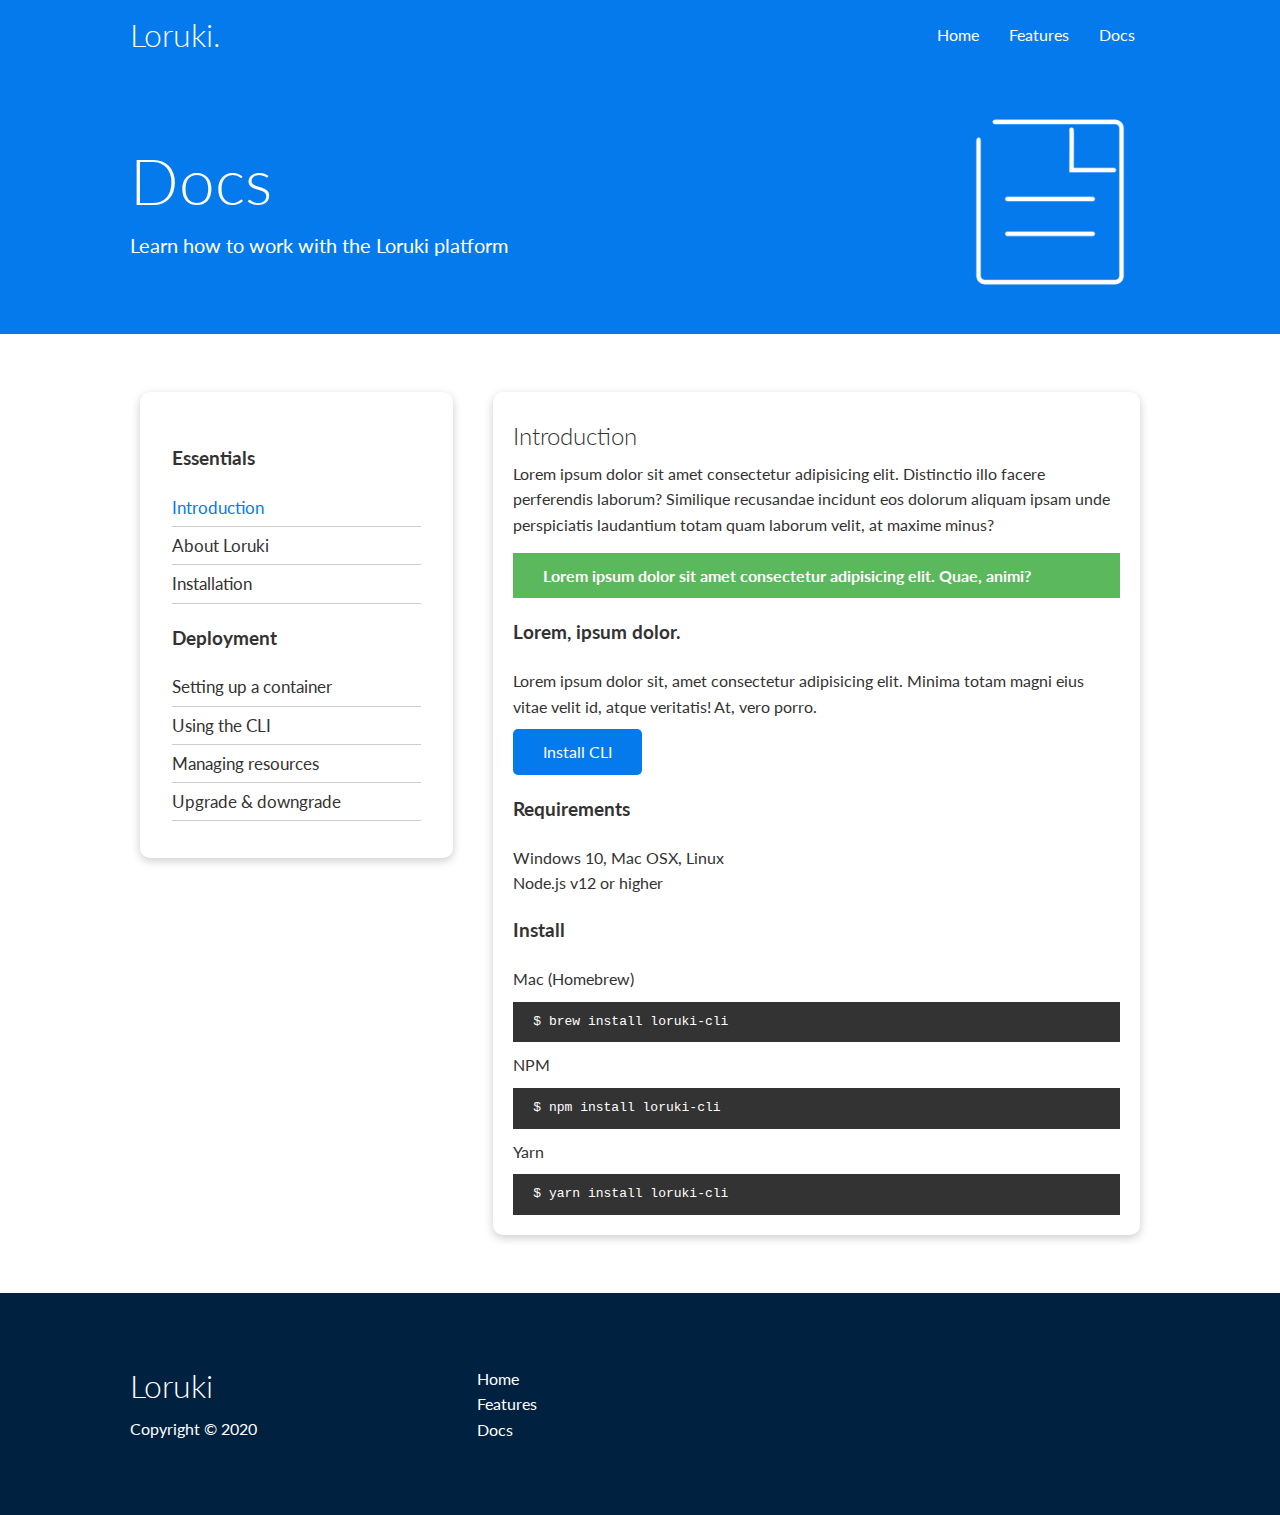
<file: docs.html>
<!DOCTYPE html>
<html lang="en">
  <head>
    <meta charset="UTF-8" />
    <meta name="viewport" content="width=device-width, initial-scale=1.0" />
    <link
      rel="stylesheet"
      href="https://cdnjs.cloudflare.com/ajax/libs/font-awesome/5.15.1/css/all.min.css"
      integrity="sha512-+4zCK9k+qNFUR5X+cKL9EIR+ZOhtIloNl9GIKS57V1MyNsYpYcUrUeQc9vNfzsWfV28IaLL3i96P9sdNyeRssA=="
      crossorigin="anonymous"
    />
    <link rel="stylesheet" href="index-2.css" />
    <link rel="stylesheet" href="index.css" />
    <title>Loruki | Cloud Hosting For Everyone</title>
  </head>
  <body>
    <!-- Navbar -->
    <div class="navbar">
      <div class="container flex">
        <h1 class="logo">Loruki.</h1>
        <nav>
          <ul>
            <li><a href="index.html">Home</a></li>
            <li><a href="features.html">Features</a></li>
            <li><a href="docs.html">Docs</a></li>
          </ul>
        </nav>
      </div>
    </div>

    <!-- Head -->
    <section class="docs-head bg-primary py-3">
      <div class="container grid">
        <div>
          <h1 class="xl">Docs</h1>
          <p class="lead">Learn how to work with the Loruki platform</p>
        </div>
        <img src="images/docs.png" alt="" />
      </div>
    </section>

    <!-- Docs main -->
    <section class="docs-main my-4">
      <div class="container grid">
        <div class="card bg-light p-3">
          <h3 class="my-2">Essentials</h3>
          <nav>
            <ul>
              <li><a class="text-primary" href="#">Introduction</a></li>
              <li><a href="#">About Loruki</a></li>
              <li><a href="#">Installation</a></li>
            </ul>
          </nav>

          <h3 class="my-2">Deployment</h3>
          <nav>
            <ul>
              <li><a href="#">Setting up a container</a></li>
              <li><a href="#">Using the CLI</a></li>
              <li><a href="#">Managing resources</a></li>
              <li><a href="#">Upgrade & downgrade</a></li>
            </ul>
          </nav>
        </div>
        <div class="card">
          <h2>Introduction</h2>
          <p>
            Lorem ipsum dolor sit amet consectetur adipisicing elit. Distinctio
            illo facere perferendis laborum? Similique recusandae incidunt eos
            dolorum aliquam ipsam unde perspiciatis laudantium totam quam
            laborum velit, at maxime minus?
          </p>

          <div class="alert alert-success">
            <i class="fas fa-info"></i> Lorem ipsum dolor sit amet consectetur
            adipisicing elit. Quae, animi?
          </div>

          <h3>Lorem, ipsum dolor.</h3>
          <p>
            Lorem ipsum dolor sit, amet consectetur adipisicing elit. Minima
            totam magni eius vitae velit id, atque veritatis! At, vero porro.
          </p>
          <a href="#" class="btn btn-primary">Install CLI</a>

          <h3>Requirements</h3>
          <ul>
            <li>Windows 10, Mac OSX, Linux</li>
            <li>Node.js v12 or higher</li>
          </ul>

          <h3>Install</h3>
          <p>Mac (Homebrew)</p>
          <pre><code>$ brew install loruki-cli</code></pre>
          <p>NPM</p>
          <pre><code>$ npm install loruki-cli</code></pre>
          <p>Yarn</p>
          <pre><code>$ yarn install loruki-cli</code></pre>
        </div>
      </div>
    </section>

    <!-- Footer -->
    <footer class="footer bg-dark py-5">
      <div class="container grid grid-3">
        <div>
          <h1>Loruki</h1>
          <p>Copyright &copy; 2020</p>
        </div>
        <nav>
          <ul>
            <li><a href="index.html">Home</a></li>
            <li><a href="features.html">Features</a></li>
            <li><a href="docs.html">Docs</a></li>
          </ul>
        </nav>
        <div class="social">
          <a href="#"><i class="fab fa-github fa-2x"></i></a>
          <a href="#"><i class="fab fa-facebook fa-2x"></i></a>
          <a href="#"><i class="fab fa-instagram fa-2x"></i></a>
          <a href="#"><i class="fab fa-twitter fa-2x"></i></a>
        </div>
      </div>
    </footer>
  </body>
</html>
</file>
<file: index-2.css>
/* utilities */
.container{
  
 max-width: 1100px;
    margin:0 auto;
    overflow:auto;
    padding:0 40px;
}

.btn{
    display :inline-block;
    padding:10px 30px;
    cursor:pointer;
    background-color: var(--primary-color);
    color:white;
    border:none;
    border-radius: 5px;

}

.btn-outline{
   background-color: transparent;
   border:1px white solid;
}

.btn:hover{
   transform:scale(0.98); 
}

/* backgrounds and colured buttons */

.bg-primary, .btn-primary{
    background-color: var(--primary-color);
    color:#fff;
}


.bg-dark, .btn-dark{
    background-color: var(--dark-color);
    color:#fff;
}

.bg-secondary,
.btn-secondary {
  background-color: var(--secondary-color);
  color: #fff;
}

.bg-light, .btn-light{
    background-color: var(--light-color);
    color:#333;
}


.bg-primary a,
 .btn-primary a, 
.bg-dark a, 
.bg-secondary a,
.btn-secondary a,
.btn-dark a,
 .btn-dark a{
    color:white;
 }

 /* Text colors */
.text-primary {
    color: var(--primary-color);
  }
  
  .text-secondary {
    color: var(--secondary-color);
  }
  
  .text-dark {
    color: var(--dark-color);
  }
  
  .text-light {
    color: var(--light-color);
  }
  
  /* Text sizes */
  .lead {
    font-size: 20px;
  }
  



/* text sizes */
.lead{
    font-size:20px;

}

.sm{
    font-size:1rem;

}

.md{
font-size: 2rem;
}

.lg{
    font-size:3rem;
}

.xl{
    font-size:4rem;
}

.text-center {  text-align: center;}
  


.card{
    background-color: white;
    color:#333;
    border-radius: 10px;
    box-shadow: 0 3px 10px rgba(0,0,0,0.2);
    padding: 20px ;
    margin: 10px;
}

.text-center{
    text-align: center;
}

/* alert */
.alert{
    background-color:var(--light-color);
    padding:10px 20px;
    font-weight:bold;
    margin:15px 0;
}

.alert i{
    margin-right:10px;
}

.alert-success {
    background-color: var(--success-color);
    color: #fff;
  }
  
  .alert-error {
    background-color: var(--error-color);
    color: #fff;
  }


.flex{
    display: flex;
    justify-content: center;
    align-items:center;
    height:100%;
}

.grid{
    display: grid;
    grid-template-columns:repeat(2,1fr) ;
    gap:20px;
    justify-content: center;
    align-items: center;
    height:100%;
}

.grid-3{
    grid-template-columns: repeat(3,1fr);
}

/* margin */
.my-1{
    margin:1rem 0;
}

.my-2{
    margin:1.5rem 0;
}

.my-3{
    margin:2rem 0;
}

.my-4{
    margin:3rem 0;
}

.my-5{
    margin:4rem 0;
}

.m-1{
    margin:1rem ;
}

.m-2{
    margin:1.5rem ;
}

.m-3{
    margin:2rem ;
}

.m-4{
    margin:3rem ;
}

.m-5{
    margin:4rem ;
}

/* padding */


.py-1{
    padding:1rem 0;
}

.py-2{
    padding:1.5rem 0;
}

.py-3{
   padding:2rem 0;
}

.py-4{
   padding:3rem 0;
}

.py-5{
    padding:4rem 0;
}

.p-1{
    padding:1rem ;
}

.p-2{
   padding:1.5rem ;
}

.p-3{
   padding:2rem ;
}

.p-4{
   padding:3rem ;
}

.p-5{
    padding:4rem ;
}
</file>
<file: index.css>
@import url('https://fonts.googleapis.com/css2?family=Lato:wght@300&display=swap');

:root{
    --primary-color:#047aed;
    --secondary-color:#1c3fa8;
    --dark-color:#002240;
    --light-color:#f4f4f4;
    --success-color:#5cb85c;
    --error-color:#d9534f;
    
    
}

*{
    box-sizing: border-box;
    margin: 0;
    padding: 0;

}

body{
    font-family: 'Lato' ,'sanserif';
    color:#333;
    line-height: 1.6;
}

p{
    margin:10px 0;
}



ul{
    list-style-type: none;
}

a{
    text-decoration: none;
    color:#333;
}

h1,h2{
    font-weight: 300;
    line-height: 1.2;
    margin: 10px 0;
}

img{
    width:100%;
}

code,
pre {
    background: #333;
    color:#fff;
    padding:10px;
}

.hidden {
    visibility :hidden;
    height:0;
}

/* nav bar styling */

.navbar{
   background-color:var(--primary-color) ;
    color:white;
    height:70px;
}


.navbar ul{
    display: flex;
}




.navbar a{
    color:white;
    padding:10px;
    margin:0 5px;
}

.navbar a:hover{
    border-bottom: 2px white solid;
}

.navbar .flex{
    justify-content: space-between;
} 

/* showcase */

.showcase{
    height:400px;
    background-color: var(--primary-color);
    color:white;
    position: relative;
}

.showcase h1{
   font-size: 40px;

}

.showcase p{
    margin:20px 0;
}


.showcase .grid{
    overflow: visible;
    grid-template-columns: 55% auto;
    gap:30px;
    
}

.showcase-text {
    animation: slideInFromLeft 1s ease-in ;
   
}

.showcase-form{
    position: relative;
    top:60px;
    height:350px;
    width:400px;
    padding:40px;
    z-index: 100;
    justify-self: flex-end;
    animation: slideInFromRight 1s ease-in ;

}

.showcase-form .form-control{ 
    margin:30px 0;
}


.showcase-form input[type='text'],
.showcase-form input[type='email']{
    border:0;
    border-bottom:1px solid #b4becb;
    width:100%;
    padding:3px;
    font-size:16px;

}

.showcase-form input:focus{
    outline: none;
}

.showcase::before,
.showcase::after{
    content: '';
    position: absolute;
    height:100px;
    bottom:-70px;
    right:0;
    left:0;
    background:white;
    transform: skewY(-3deg);
    -webkit-transform: skewY(-3deg);
   -moz-transform: skewY(-3deg);
   -ms-transform: skewY(-3deg);
}

/* stats*************** */
.stats{
    padding-top:100px;
    animation: slideInFromBottom 1s ease-in ;
}

.stats-heading{
    max-width:500px;
    margin:auto;
}

.stats .grid h3{
    font-size:35px;

}

.stats .grid p{
    font-size: 20px;
    font-weight: bold;
}

/* cli */

.cli .grid{
    grid-template-columns: repeat(3,1fr);
    grid-template-rows:repeat(2,1fr);
}

.cli .grid > *:first-child{
    grid-column: 1 /span 2;
    grid-row: 1 /span 2;
}

/* cloud */
.cloud .grid{
    grid-template-columns:4fr 3fr;
}

/* launguages */

.languages .flex{
    flex-wrap: wrap;
}
.languages .card{
    text-align:center;
    margin:18px 10px 40px;
    transition: transform 0.2s ease-in;

}

.languages .card h4{
    font-size:20px;
    margin-bottom:10px;
}

.languages .card:hover{
transform: translateY(-15px);
}

/* features */
.features-head img,
.docs-head img{
    width:200px;
    justify-self: flex-end;
}

.features-sub-head img{
    width:300px;
    justify-self: flex-end;
}

.features-main .card > i{
    margin-right:20px;

}

.features-main .grid{
   padding:30px;
}

.features-main .grid > *:first-child{
   grid-column: 1/span 3;
 }

 .features-main .grid > *:nth-child(2){
    grid-column: 1/span 2;
  }

  /* Docs */
.docs-main h3 {
    margin: 20px 0;
  }
  
  .docs-main .grid {
    grid-template-columns: 1fr 2fr;
    align-items: flex-start;
  }
  
  .docs-main nav li {
    font-size: 17px;
    padding-bottom: 5px;
    margin-bottom: 5px;
    border-bottom: 1px #ccc solid;
  }
  
  .docs-main a:hover {
    font-weight: bold;
  }
  

/* footer */
.footer .social a{
    margin:0 10px;
}

.fa-github:hover {
    color: #000000;
  }
  
  .fa-facebook:hover {
    color: #1773EA;
  }
  
  .fa-instagram:hover {
    color: #B32E87;
  }
  
  .fa-twitter:hover {
    color: #1C9CEA;
  }


/* animations */
@keyframes slidInFromLeft{
    0% {
        tranform: translateX(-100%);

    }

    100% {
        transform: translateX(0);
    }

   
}

@keyframes slidInFromRight{
    0%{
        tranform: translateX(100%);

    }

    100% {
        transform:translateX(0);
    }

   
}



@keyframes slidInInFromTop{
    0%{
        tranform: translateY(-100%);

    }

    100% {
        transform:translateX(0);
    }

   
}


@keyframes slidInInFromBottom{
    0%{
        tranform: translateY(+100%);

    }

    100% {
        transform:translateX(0);
    }

   
}

/* tablets and under */
 @media(max-width:768px){
    .grid,
    .showcase .grid,
    .stats .grid,
    .cli .grid,
    .cloud .grid,
    .features-main .grid,
    .docs-main .grid{
        grid-template-columns: 1fr;
        grid-template-rows: 1fr;
    }

    .showcase {
        height:auto;
    }

    .showcase-text {
        text-align:center;
        margin-top:40px;
    }

    .showcase-form{
        justify-self: center;
        margin:auto;
    }

    .cli .grid > *:first-child{
        grid-column: 1;
        grid-row: 1;
    }

    .features-head,
    .features-sub-head,
    .docs-head {
        text-align:center;
    }

    .features-head img,
    .features-sub-head img,
    .docs-head img{
       justify-self: center;
    }

    .features-main .grid > *:first-child,
    .features-main .grid > *:nth-child(2)
    {
        grid-column:1;
    }






} 

/* mobile*/
@media(max-width:500px){
    .navbar{
        height:110px;

    }

    .navbar .flex{
        flex-direction: column;
    }

    .navbar ul{
        padding:10px;
        background-color:rgba(0,0,0,0.1) ;

    }
    .showcase-form{
        width:300px;
    }
}
</file>
